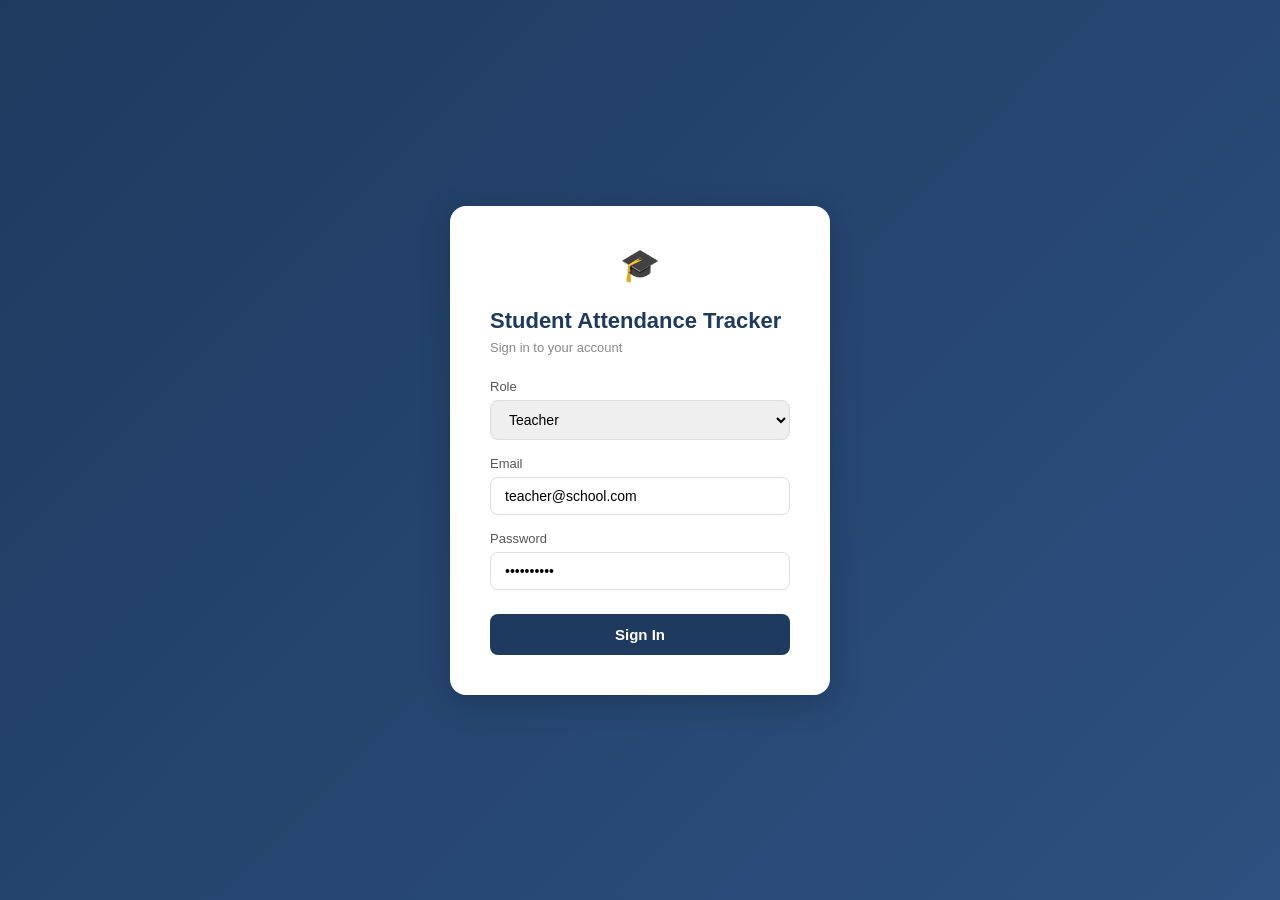
<file: index.html>
<!DOCTYPE html>
<html lang="en">
<head>
  <meta charset="UTF-8"/>
  <meta name="viewport" content="width=device-width, initial-scale=1.0"/>
  <title>Login – Student Attendance Tracker</title>
  <link rel="stylesheet" href="style.css"/>
</head>
<body>
<div class="login-page">
  <div class="login-box">
    <div class="login-logo">🎓</div>
    <h2>Student Attendance Tracker</h2>
    <p>Sign in to your account</p>
    <div class="form-group">
      <label>Role</label>
      <select id="role" onchange="toggleFields()">
        <option value="teacher">Teacher</option>
        <option value="student">Student</option>
      </select>
    </div>
    <div id="teacherFields">
      <div class="form-group">
        <label>Email</label>
        <input type="email" id="teacherEmail" value="teacher@school.com"/>
      </div>
      <div class="form-group">
        <label>Password</label>
        <input type="password" id="teacherPass" value="teacher123"/>
      </div>
    </div>
    <div id="studentFields" style="display:none;">
      <div class="form-group">
        <label>Roll Number</label>
        <input type="text" id="studentRoll" placeholder="e.g. CST001"/>
      </div>
      <div class="form-group">
        <label>Password</label>
        <input type="password" id="studentPass" placeholder="student123"/>
      </div>
      <p style="font-size:12px;color:#aaa;margin-top:-8px;margin-bottom:8px;">
        Roll: CST001–CST008 &nbsp;|&nbsp; Password: <strong>student123</strong> (same for all)
      </p>
    </div>
    <button class="btn btn-primary" onclick="login()">Sign In</button>
  </div>
</div>
<div class="toast" id="toast"></div>
<script src="app.js"></script>
<script>
function toggleFields() {
  const r = document.getElementById("role").value;
  document.getElementById("teacherFields").style.display = r === "teacher" ? "block" : "none";
  document.getElementById("studentFields").style.display = r === "student"  ? "block" : "none";
}
function login() {
  const role = document.getElementById("role").value;
  if (role === "teacher") {
    localStorage.setItem("role", "teacher");
    localStorage.setItem("loggedId", "0");
    showToast("Welcome, Teacher!");
    setTimeout(() => { window.location.href = "dashboard.html"; }, 700);
  } else {
    const roll = document.getElementById("studentRoll").value.trim().toUpperCase();
    const pass = document.getElementById("studentPass").value.trim();
    if (pass !== "student123") { showToast("Wrong password. Use: student123"); return; }
    const s = students.find(x => x.roll === roll);
    if (!s) { showToast("Roll number not found"); return; }
    localStorage.setItem("role", "student");
    localStorage.setItem("loggedId", String(s.id));
    showToast("Welcome, " + s.name + "!");
    setTimeout(() => { window.location.href = "student-dashboard.html"; }, 700);
  }
}
</script>
</body>
</html>
</file>
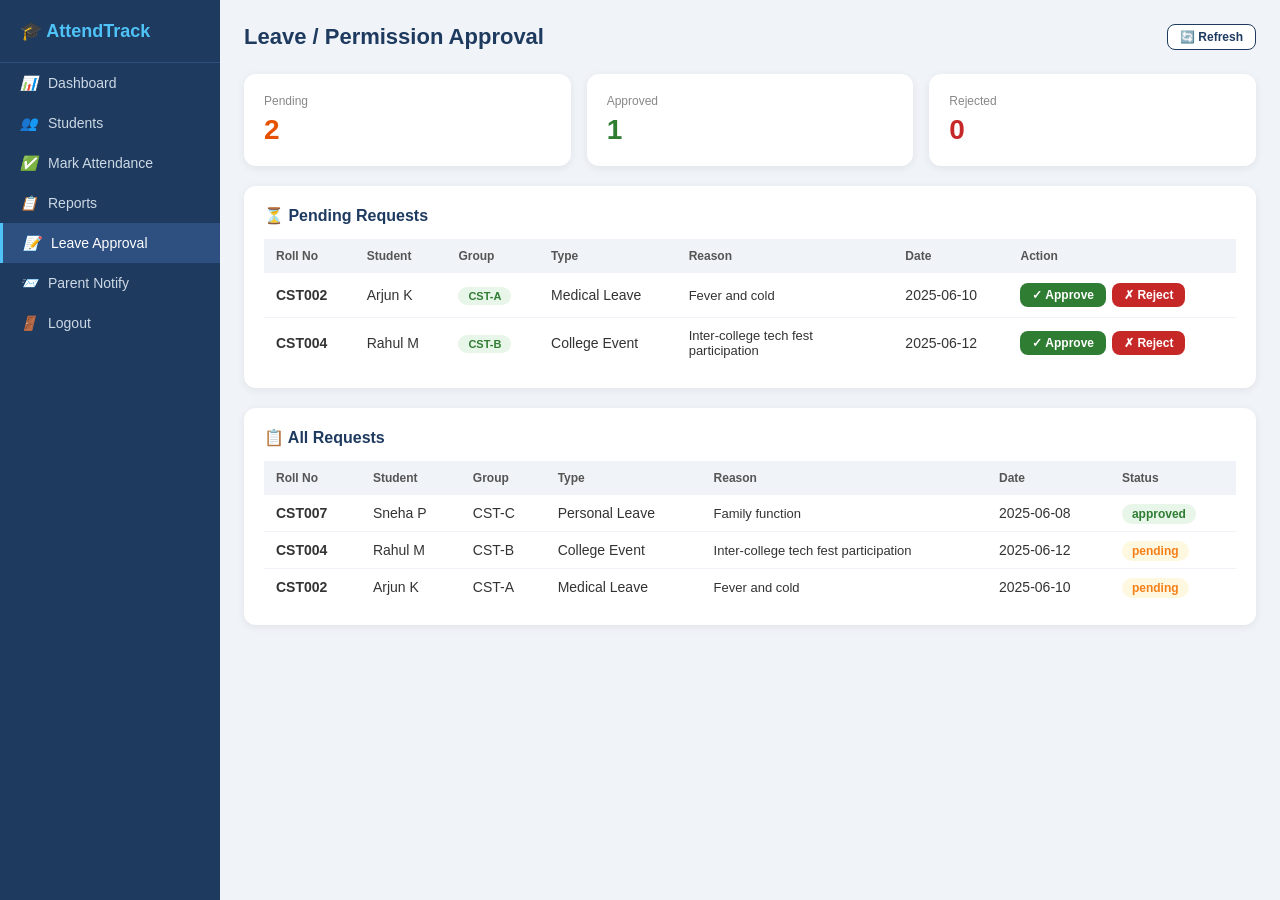
<file: leave-approval.html>
<!DOCTYPE html>
<html lang="en">
<head>
  <meta charset="UTF-8"/>
  <meta name="viewport" content="width=device-width, initial-scale=1.0"/>
  <title>Leave Approval – Attendance Tracker</title>
  <link rel="stylesheet" href="style.css"/>
</head>
<body>
<div class="layout">
  <aside class="sidebar">
    <div class="logo">🎓 <span>AttendTrack</span></div>
    <nav>
      <a href="dashboard.html"><i>📊</i> <span>Dashboard</span></a>
      <a href="students.html"><i>👥</i> <span>Students</span></a>
      <a href="mark-attendance.html"><i>✅</i> <span>Mark Attendance</span></a>
      <a href="reports.html"><i>📋</i> <span>Reports</span></a>
      <a href="leave-approval.html"><i>📝</i> <span>Leave Approval</span></a>
      <a href="parent-notify.html"><i>📨</i> <span>Parent Notify</span></a>
      <a href="index.html" onclick="localStorage.removeItem('role');localStorage.removeItem('loggedId');"><i>🚪</i> <span>Logout</span></a>
    </nav>
  </aside>
  <main class="main">
    <div class="topbar">
      <h1>Leave / Permission Approval</h1>
      <button class="btn btn-outline btn-sm" onclick="renderPage()">🔄 Refresh</button>
    </div>

    <div class="cards" style="margin-bottom:20px;">
      <div class="card orange"><div class="label">Pending</div><div class="value" id="cPending">—</div></div>
      <div class="card green"><div class="label">Approved</div><div class="value" id="cApproved">—</div></div>
      <div class="card red"><div class="label">Rejected</div><div class="value" id="cRejected">—</div></div>
    </div>

    <div class="table-box" style="margin-bottom:20px;">
      <h2 style="margin-bottom:14px;">⏳ Pending Requests</h2>
      <table>
        <thead>
          <tr><th>Roll No</th><th>Student</th><th>Group</th><th>Type</th><th>Reason</th><th>Date</th><th>Action</th></tr>
        </thead>
        <tbody id="pendingTable"></tbody>
      </table>
      <div id="noPending" style="text-align:center;padding:20px;color:#aaa;font-size:13px;">No pending requests</div>
    </div>

    <div class="table-box">
      <h2 style="margin-bottom:14px;">📋 All Requests</h2>
      <table>
        <thead>
          <tr><th>Roll No</th><th>Student</th><th>Group</th><th>Type</th><th>Reason</th><th>Date</th><th>Status</th></tr>
        </thead>
        <tbody id="allTable"></tbody>
      </table>
    </div>
  </main>
</div>
<div class="toast" id="toast"></div>
<script src="app.js"></script>
<script>
function renderPage() {
  const all      = getLeaveRequests();
  const pending  = all.filter(r => r.status === "pending");
  const approved = all.filter(r => r.status === "approved");
  const rejected = all.filter(r => r.status === "rejected");

  document.getElementById("cPending").textContent  = pending.length;
  document.getElementById("cApproved").textContent = approved.length;
  document.getElementById("cRejected").textContent = rejected.length;

  const pt = document.getElementById("pendingTable");
  pt.innerHTML = "";
  document.getElementById("noPending").style.display = pending.length ? "none" : "block";
  pending.forEach(r => {
    pt.innerHTML += `<tr>
      <td><strong>${r.roll}</strong></td>
      <td>${r.name}</td>
      <td><span class="badge ok" style="font-size:11px;">${r.group}</span></td>
      <td>${r.type}</td>
      <td style="font-size:13px;max-width:180px;">${r.reason}</td>
      <td>${r.date}</td>
      <td>
        <div style="display:flex;gap:6px;">
          <button class="btn btn-success btn-sm" onclick="decide(${r.id},'approved')">✓ Approve</button>
          <button class="btn btn-danger btn-sm"  onclick="decide(${r.id},'rejected')">✗ Reject</button>
        </div>
      </td>
    </tr>`;
  });

  const at = document.getElementById("allTable");
  at.innerHTML = "";
  all.slice().reverse().forEach(r => {
    at.innerHTML += `<tr>
      <td><strong>${r.roll}</strong></td>
      <td>${r.name}</td>
      <td>${r.group}</td>
      <td>${r.type}</td>
      <td style="font-size:13px;">${r.reason}</td>
      <td>${r.date}</td>
      <td><span class="badge ${r.status==='approved'?'ok':r.status==='rejected'?'low':'late'}">${r.status}</span></td>
    </tr>`;
  });
}

function decide(id, status) {
  const req = updateLeaveStatus(id, status);
  if (!req) return;
  if (status === "approved") {
    const s = students.find(x => x.roll === req.roll);
    if (s) {
      s.leave   += 1;
      s.present += 1;
      if (s.present + s.absent > s.total) s.total = s.present + s.absent;
      showToast("✓ Approved! Attendance updated for " + s.name + " (" + s.roll + ")");
    }
  } else {
    showToast("✗ Rejected request for " + req.name);
  }
  renderPage();
}

document.addEventListener("DOMContentLoaded", renderPage);
</script>
</body>
</html>
</file>
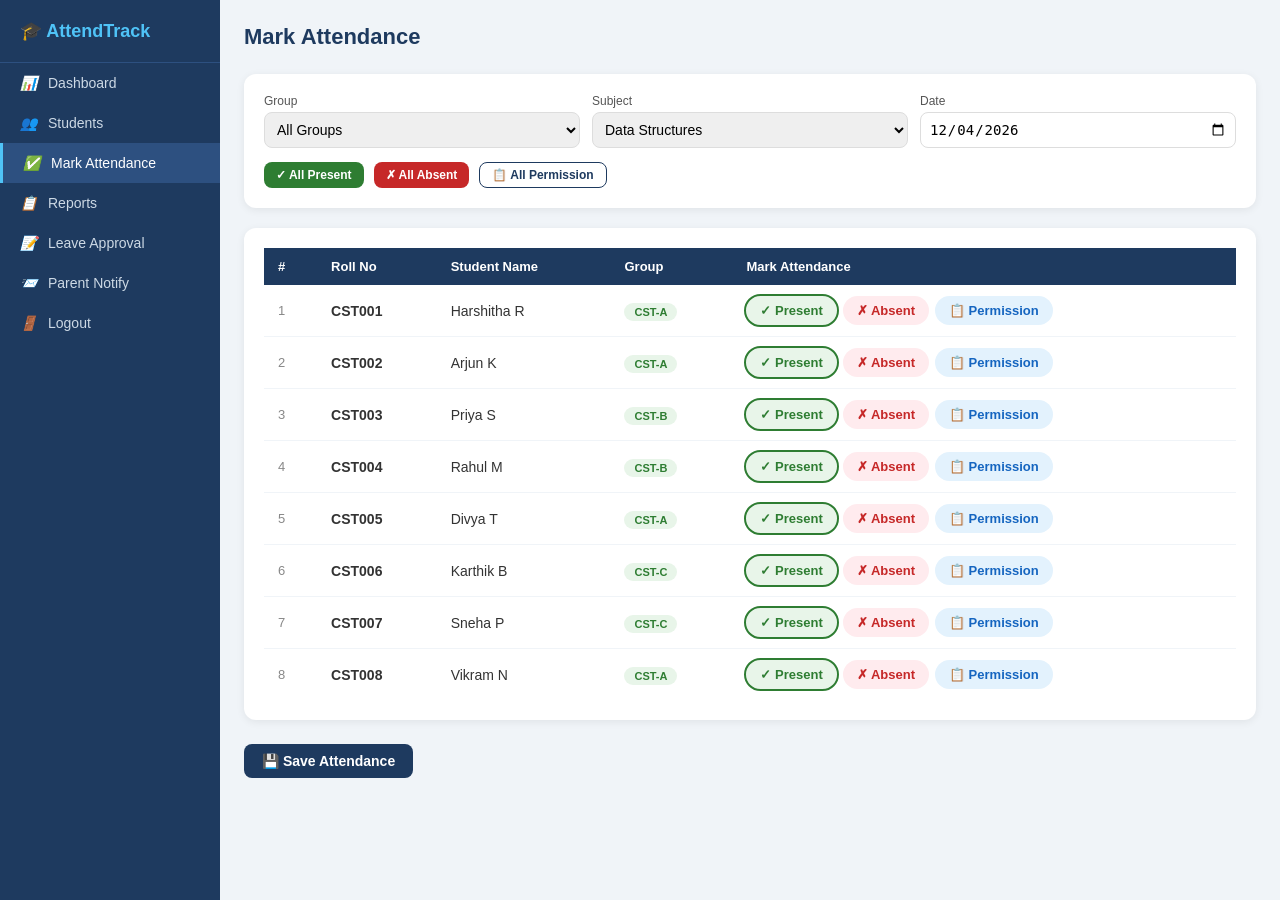
<file: mark-attendance.html>
<!DOCTYPE html>
<html lang="en">
<head>
  <meta charset="UTF-8"/>
  <meta name="viewport" content="width=device-width, initial-scale=1.0"/>
  <title>Mark Attendance – Attendance Tracker</title>
  <link rel="stylesheet" href="style.css"/>
  <style>
    .att-table { width:100%; border-collapse:collapse; font-size:14px; }
    .att-table th { background:#1e3a5f; color:#fff; padding:11px 14px; text-align:left; font-size:13px; }
    .att-table td { padding:11px 14px; border-bottom:1px solid #f0f4f8; vertical-align:middle; }
    .att-table tr:last-child td { border-bottom:none; }
    .att-table tr:hover td { background:#f8fafc; }
    .radio-group { display:flex; gap:6px; }
    .radio-group label { display:flex; align-items:center; gap:5px; padding:5px 12px; border-radius:20px; cursor:pointer; font-size:13px; font-weight:600; border:2px solid transparent; transition:0.15s; }
    .radio-group input[type=radio] { display:none; }
    .radio-group input[type=radio]:checked + span { font-weight:700; }
    .lbl-p { background:#e8f5e9; color:#2e7d32; border-color:#a5d6a7; }
    .lbl-a { background:#ffebee; color:#c62828; border-color:#ef9a9a; }
    .lbl-pm { background:#e3f2fd; color:#1565c0; border-color:#90caf9; }
    .radio-group input[type=radio]:checked ~ .lbl-p,
    .radio-group input[type=radio].p:checked + span.lbl-p { outline:2px solid #2e7d32; }
    label.lbl-p:has(input:checked),
    label.lbl-a:has(input:checked),
    label.lbl-pm:has(input:checked) { outline:2px solid currentColor; }
    .sno { color:#888; font-size:13px; }
  </style>
</head>
<body>
<div class="layout">
  <aside class="sidebar">
    <div class="logo">🎓 <span>AttendTrack</span></div>
    <nav>
      <a href="dashboard.html"><i>📊</i> <span>Dashboard</span></a>
      <a href="students.html"><i>👥</i> <span>Students</span></a>
      <a href="mark-attendance.html"><i>✅</i> <span>Mark Attendance</span></a>
      <a href="reports.html"><i>📋</i> <span>Reports</span></a>
      <a href="leave-approval.html"><i>📝</i> <span>Leave Approval</span></a>
      <a href="parent-notify.html"><i>📨</i> <span>Parent Notify</span></a>
      <a href="index.html" onclick="localStorage.clear()"><i>🚪</i> <span>Logout</span></a>
    </nav>
  </aside>
  <main class="main">
    <div class="topbar"><h1>Mark Attendance</h1></div>

    <!-- FILTERS -->
    <div class="table-box" style="margin-bottom:20px;">
      <div style="display:grid;grid-template-columns:repeat(3,1fr);gap:12px;margin-bottom:14px;">
        <div>
          <label style="font-size:12px;color:#555;display:block;margin-bottom:4px;">Group</label>
          <select id="selGroup" onchange="renderTable()" style="width:100%;padding:8px;border:1px solid #ddd;border-radius:8px;font-size:14px;">
            <option value="">All Groups</option>
            <option>CST-A</option><option>CST-B</option><option>CST-C</option>
          </select>
        </div>
        <div>
          <label style="font-size:12px;color:#555;display:block;margin-bottom:4px;">Subject</label>
          <select id="selSubject" style="width:100%;padding:8px;border:1px solid #ddd;border-radius:8px;font-size:14px;">
            <option>Data Structures</option><option>DBMS</option><option>OS</option>
            <option>Networks</option><option>Software Engg</option>
          </select>
        </div>
        <div>
          <label style="font-size:12px;color:#555;display:block;margin-bottom:4px;">Date</label>
          <input type="date" id="attDate" style="width:100%;padding:8px;border:1px solid #ddd;border-radius:8px;font-size:14px;"/>
        </div>
      </div>
      <div style="display:flex;gap:10px;">
        <button class="btn btn-success btn-sm" onclick="markAll('P')">✓ All Present</button>
        <button class="btn btn-danger btn-sm" onclick="markAll('A')">✗ All Absent</button>
        <button class="btn btn-outline btn-sm" onclick="markAll('PM')">📋 All Permission</button>
      </div>
    </div>

    <!-- VERTICAL TABLE -->
    <div class="table-box">
      <table class="att-table">
        <thead>
          <tr>
            <th>#</th>
            <th>Roll No</th>
            <th>Student Name</th>
            <th>Group</th>
            <th>Mark Attendance</th>
          </tr>
        </thead>
        <tbody id="attTableBody"></tbody>
      </table>
    </div>

    <div style="margin-top:20px;display:flex;gap:12px;">
      <button class="btn btn-primary" onclick="saveAttendance()">💾 Save Attendance</button>
    </div>
  </main>
</div>
<div class="toast" id="toast"></div>
<script src="app.js"></script>
<script>
const attState = {};

function renderTable() {
  const grp = document.getElementById("selGroup").value;
  const tbody = document.getElementById("attTableBody");
  tbody.innerHTML = "";
  const filtered = students.filter(s => !grp || s.group === grp);

  filtered.forEach((s, idx) => {
    if (!attState[s.id]) attState[s.id] = "P";
    const v = attState[s.id];
    tbody.innerHTML += `<tr>
      <td class="sno">${idx + 1}</td>
      <td><strong>${s.roll}</strong></td>
      <td>${s.name}</td>
      <td><span class="badge ok" style="font-size:11px;">${s.group}</span></td>
      <td>
        <div class="radio-group">
          <label class="lbl-p">
            <input type="radio" name="att_${s.id}" value="P" ${v==='P'?'checked':''} onchange="setAtt(${s.id},'P')"/>
            <span>✓ Present</span>
          </label>
          <label class="lbl-a">
            <input type="radio" name="att_${s.id}" value="A" ${v==='A'?'checked':''} onchange="setAtt(${s.id},'A')"/>
            <span>✗ Absent</span>
          </label>
          <label class="lbl-pm">
            <input type="radio" name="att_${s.id}" value="PM" ${v==='PM'?'checked':''} onchange="setAtt(${s.id},'PM')"/>
            <span>📋 Permission</span>
          </label>
        </div>
      </td>
    </tr>`;
  });
}

function setAtt(id, val) { attState[id] = val; }

function markAll(val) {
  const grp = document.getElementById("selGroup").value;
  students.filter(s => !grp || s.group === grp).forEach(s => attState[s.id] = val);
  renderTable();
}

function saveAttendance() {
  // Apply approved leave requests as Permission automatically
  window.leaveRequests.filter(r => r.status === "approved").forEach(r => {
    const s = students.find(x => x.roll === r.roll);
    if (s) attState[s.id] = "PM";
  });
  showToast("Attendance saved successfully! ✓");
}

document.addEventListener("DOMContentLoaded", () => {
  document.getElementById("attDate").value = new Date().toISOString().split("T")[0];
  renderTable();
});
</script>
</body>
</html>
</file>
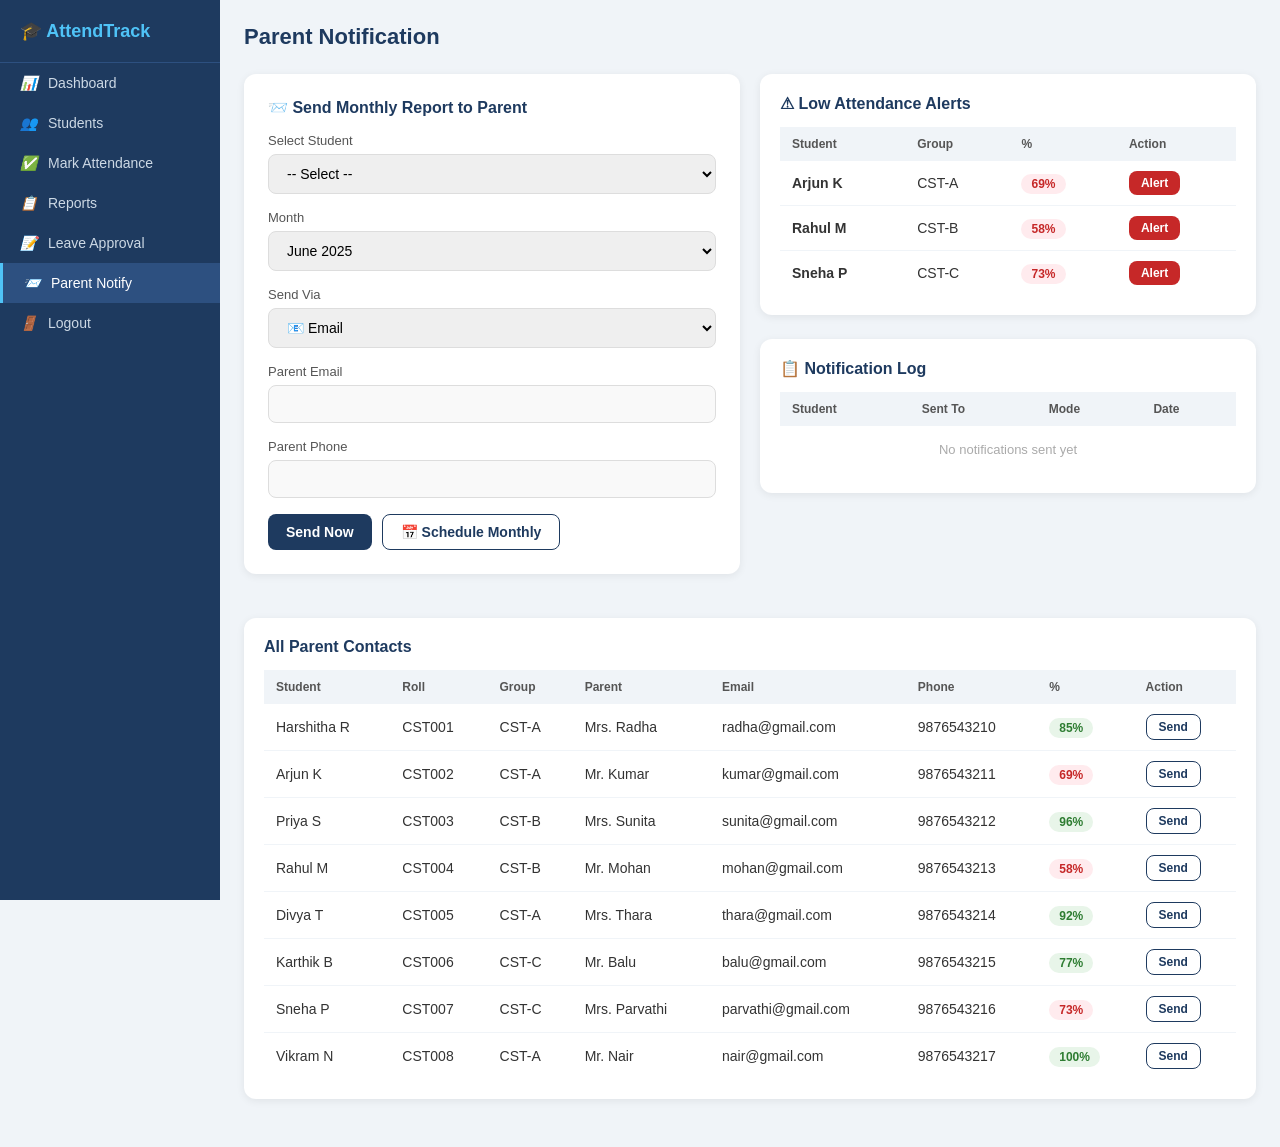
<file: parent-notify.html>
<!DOCTYPE html>
<html lang="en">
<head>
  <meta charset="UTF-8"/>
  <meta name="viewport" content="width=device-width, initial-scale=1.0"/>
  <title>Parent Notify – Attendance Tracker</title>
  <link rel="stylesheet" href="style.css"/>
</head>
<body>
<div class="layout">
  <aside class="sidebar">
    <div class="logo">🎓 <span>AttendTrack</span></div>
    <nav>
      <a href="dashboard.html"><i>📊</i> <span>Dashboard</span></a>
      <a href="students.html"><i>👥</i> <span>Students</span></a>
      <a href="mark-attendance.html"><i>✅</i> <span>Mark Attendance</span></a>
      <a href="reports.html"><i>📋</i> <span>Reports</span></a>
      <a href="leave-approval.html"><i>📝</i> <span>Leave Approval</span></a>
      <a href="parent-notify.html"><i>📨</i> <span>Parent Notify</span></a>
      <a href="index.html" onclick="localStorage.clear()"><i>🚪</i> <span>Logout</span></a>
    </nav>
  </aside>
  <main class="main">
    <div class="topbar"><h1>Parent Notification</h1></div>

    <div style="display:grid;grid-template-columns:1fr 1fr;gap:20px;align-items:start;">
      <div class="notif-form">
        <h2>📨 Send Monthly Report to Parent</h2>
        <div class="form-group">
          <label>Select Student</label>
          <select id="notifStudent" onchange="updatePreview()"><option value="">-- Select --</option></select>
        </div>
        <div class="form-group">
          <label>Month</label>
          <select id="notifMonth" onchange="updatePreview()">
            <option>June 2025</option><option>May 2025</option><option>April 2025</option>
          </select>
        </div>
        <div class="form-group">
          <label>Send Via</label>
          <select id="notifMode">
            <option value="email">📧 Email</option>
            <option value="sms">📱 SMS</option>
            <option value="whatsapp">💬 WhatsApp</option>
          </select>
        </div>
        <div class="form-group">
          <label>Parent Email</label>
          <input type="email" id="parentEmail" readonly style="background:#f9f9f9;"/>
        </div>
        <div class="form-group">
          <label>Parent Phone</label>
          <input type="text" id="parentPhone" readonly style="background:#f9f9f9;"/>
        </div>
        <div id="msgPreview" class="msg-preview" style="display:none;"></div>
        <div style="display:flex;gap:10px;margin-top:16px;">
          <button class="btn btn-primary" onclick="sendNotif()">Send Now</button>
          <button class="btn btn-outline" onclick="showToast('Monthly auto-send scheduled ✓')">📅 Schedule Monthly</button>
        </div>
      </div>

      <div>
        <div class="table-box">
          <h2>⚠ Low Attendance Alerts</h2>
          <table>
            <thead><tr><th>Student</th><th>Group</th><th>%</th><th>Action</th></tr></thead>
            <tbody id="lowTable"></tbody>
          </table>
        </div>
        <div class="table-box" style="margin-top:16px;">
          <h2>📋 Notification Log</h2>
          <table>
            <thead><tr><th>Student</th><th>Sent To</th><th>Mode</th><th>Date</th></tr></thead>
            <tbody id="logTable"></tbody>
          </table>
          <div id="emptyLog" style="text-align:center;padding:16px;color:#aaa;font-size:13px;">No notifications sent yet</div>
        </div>
      </div>
    </div>

    <div class="table-box" style="margin-top:20px;">
      <h2>All Parent Contacts</h2>
      <table>
        <thead><tr><th>Student</th><th>Roll</th><th>Group</th><th>Parent</th><th>Email</th><th>Phone</th><th>%</th><th>Action</th></tr></thead>
        <tbody id="parentTable"></tbody>
      </table>
    </div>
  </main>
</div>
<div class="toast" id="toast"></div>
<script src="app.js"></script>
<script>
const log = [];

document.addEventListener("DOMContentLoaded", () => {
  const sel = document.getElementById("notifStudent");
  students.forEach(s => sel.innerHTML += `<option value="${s.id}">${s.name} (${s.roll})</option>`);

  const lowTbody = document.getElementById("lowTable");
  students.filter(s => getPct(s) < 75).forEach(s => {
    lowTbody.innerHTML += `<tr>
      <td><strong>${s.name}</strong></td><td>${s.group}</td>
      <td><span class="badge low">${getPct(s)}%</span></td>
      <td><button class="btn btn-danger btn-sm" onclick="quickSend(${s.id})">Alert</button></td>
    </tr>`;
  });

  const pTbody = document.getElementById("parentTable");
  students.forEach(s => {
    const pct = getPct(s);
    pTbody.innerHTML += `<tr>
      <td>${s.name}</td><td>${s.roll}</td><td>${s.group}</td><td>${s.parent}</td>
      <td>${s.email}</td><td>${s.phone}</td>
      <td><span class="badge ${pct<75?'low':'ok'}">${pct}%</span></td>
      <td><button class="btn btn-outline btn-sm" onclick="quickSend(${s.id})">Send</button></td>
    </tr>`;
  });
});

function updatePreview() {
  const id = parseInt(document.getElementById("notifStudent").value);
  if (!id) return;
  const s = students.find(x => x.id === id);
  const pct = getPct(s);
  const month = document.getElementById("notifMonth").value;
  document.getElementById("parentEmail").value = s.email;
  document.getElementById("parentPhone").value = s.phone;
  const preview = document.getElementById("msgPreview");
  preview.style.display = "block";
  preview.innerHTML = `<strong>Message Preview:</strong><br/><br/>
Dear <strong>${s.parent}</strong>,<br/><br/>
Attendance report for <strong>${s.name}</strong> – <strong>${month}</strong><br/><br/>
📅 Working Days: <strong>${s.total}</strong> &nbsp;|&nbsp; ✅ Present: <strong>${s.present}</strong> &nbsp;|&nbsp; ❌ Absent: <strong>${s.absent}</strong><br/>
📊 Attendance: <strong>${pct}%</strong><br/><br/>
${pct < 75 ? '⚠ <strong style="color:#c62828">Below 75% – Exam eligibility at risk.</strong>' : '✓ Attendance is satisfactory.'}<br/><br/>
Regards, School Administration`;
}

function sendNotif() {
  const id = parseInt(document.getElementById("notifStudent").value);
  if (!id) { showToast("Please select a student"); return; }
  const s = students.find(x => x.id === id);
  const mode = document.getElementById("notifMode").value;
  log.push({ student: s.name, to: mode==="email"?s.email:s.phone, mode, date: new Date().toLocaleDateString() });
  renderLog();
  showToast(`Report sent to ${s.parent} via ${mode} ✓`);
}

function quickSend(id) {
  const s = students.find(x => x.id === id);
  log.push({ student: s.name, to: s.email, mode:"email", date: new Date().toLocaleDateString() });
  renderLog();
  showToast(`Alert sent to ${s.parent} ✓`);
}

function renderLog() {
  const tbody = document.getElementById("logTable");
  tbody.innerHTML = "";
  document.getElementById("emptyLog").style.display = log.length ? "none" : "block";
  log.slice().reverse().forEach(l => {
    tbody.innerHTML += `<tr><td>${l.student}</td><td>${l.to}</td>
      <td><span class="badge present">${l.mode}</span></td><td>${l.date}</td></tr>`;
  });
}
</script>
</body>
</html>
</file>
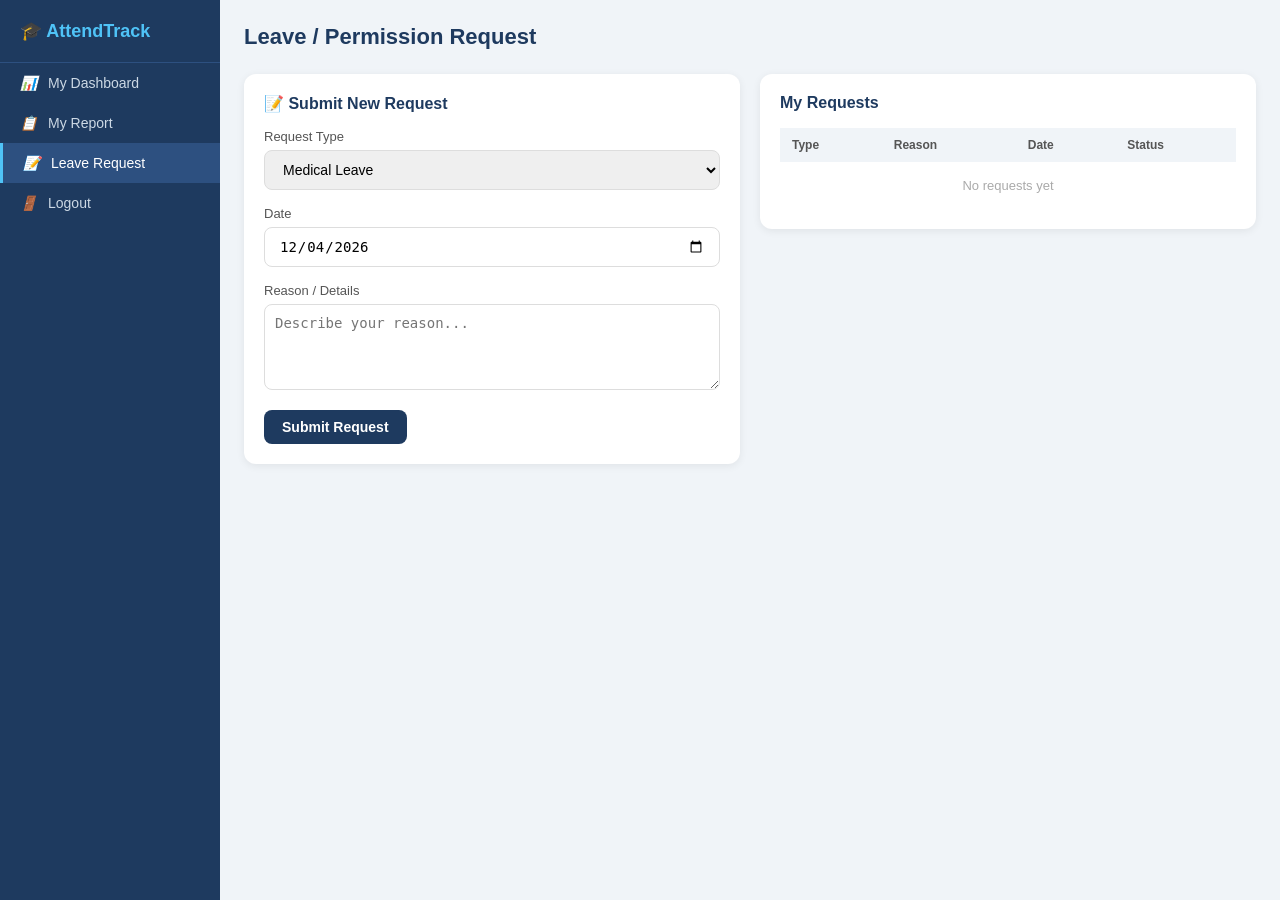
<file: student-leave.html>
<!DOCTYPE html>
<html lang="en">
<head>
  <meta charset="UTF-8"/>
  <meta name="viewport" content="width=device-width, initial-scale=1.0"/>
  <title>Leave Request – Attendance Tracker</title>
  <link rel="stylesheet" href="style.css"/>
</head>
<body>
<div class="layout">
  <aside class="sidebar">
    <div class="logo">🎓 <span>AttendTrack</span></div>
    <nav>
      <a href="student-dashboard.html"><i>📊</i> <span>My Dashboard</span></a>
      <a href="student-report.html"><i>📋</i> <span>My Report</span></a>
      <a href="student-leave.html"><i>📝</i> <span>Leave Request</span></a>
      <a href="index.html" onclick="localStorage.removeItem('role');localStorage.removeItem('loggedId');"><i>🚪</i> <span>Logout</span></a>
    </nav>
  </aside>
  <main class="main">
    <div class="topbar"><h1>Leave / Permission Request</h1></div>
    <div style="display:grid;grid-template-columns:1fr 1fr;gap:20px;align-items:start;">

      <div class="table-box">
        <h2 style="margin-bottom:16px;">📝 Submit New Request</h2>
        <div class="form-group">
          <label>Request Type</label>
          <select id="leaveType">
            <option>Medical Leave</option>
            <option>Personal Leave</option>
            <option>College Event</option>
            <option>Sports / Cultural Event</option>
            <option>Other Permission</option>
          </select>
        </div>
        <div class="form-group">
          <label>Date</label>
          <input type="date" id="leaveDate"/>
        </div>
        <div class="form-group">
          <label>Reason / Details</label>
          <textarea id="leaveReason" rows="4" style="width:100%;padding:10px;border:1px solid #ddd;border-radius:8px;font-size:14px;resize:vertical;" placeholder="Describe your reason..."></textarea>
        </div>
        <button class="btn btn-primary" onclick="submitLeave()">Submit Request</button>
      </div>

      <div class="table-box">
        <h2 style="margin-bottom:16px;">My Requests</h2>
        <table>
          <thead><tr><th>Type</th><th>Reason</th><th>Date</th><th>Status</th></tr></thead>
          <tbody id="myReqTable"></tbody>
        </table>
        <div id="noReq" style="text-align:center;padding:16px;color:#aaa;font-size:13px;">No requests yet</div>
      </div>
    </div>
  </main>
</div>
<div class="toast" id="toast"></div>
<script src="app.js"></script>
<script>
document.addEventListener("DOMContentLoaded", () => {
  document.getElementById("leaveDate").value = new Date().toISOString().split("T")[0];
  renderMyRequests();
});

function renderMyRequests() {
  const id    = getLoggedId();
  const mine  = getLeaveRequests().filter(r => r.studentId === id);
  const tbody = document.getElementById("myReqTable");
  tbody.innerHTML = "";
  document.getElementById("noReq").style.display = mine.length ? "none" : "block";
  mine.slice().reverse().forEach(r => {
    tbody.innerHTML += `<tr>
      <td>${r.type}</td>
      <td style="font-size:13px;">${r.reason}</td>
      <td>${r.date}</td>
      <td><span class="badge ${r.status==='approved'?'ok':r.status==='rejected'?'low':'late'}">${r.status}</span></td>
    </tr>`;
  });
}

function submitLeave() {
  const id     = getLoggedId();
  const s      = students.find(x => x.id === id);
  if (!s) { showToast("Please login first"); return; }
  const reason = document.getElementById("leaveReason").value.trim();
  if (!reason) { showToast("Please enter a reason"); return; }
  addLeaveRequest({
    studentId : id,
    roll      : s.roll,
    name      : s.name,
    group     : s.group,
    type      : document.getElementById("leaveType").value,
    reason    : reason,
    date      : document.getElementById("leaveDate").value,
    status    : "pending"
  });
  document.getElementById("leaveReason").value = "";
  showToast("✓ Request submitted! Teacher will review it.");
  renderMyRequests();
}
</script>
</body>
</html>
</file>
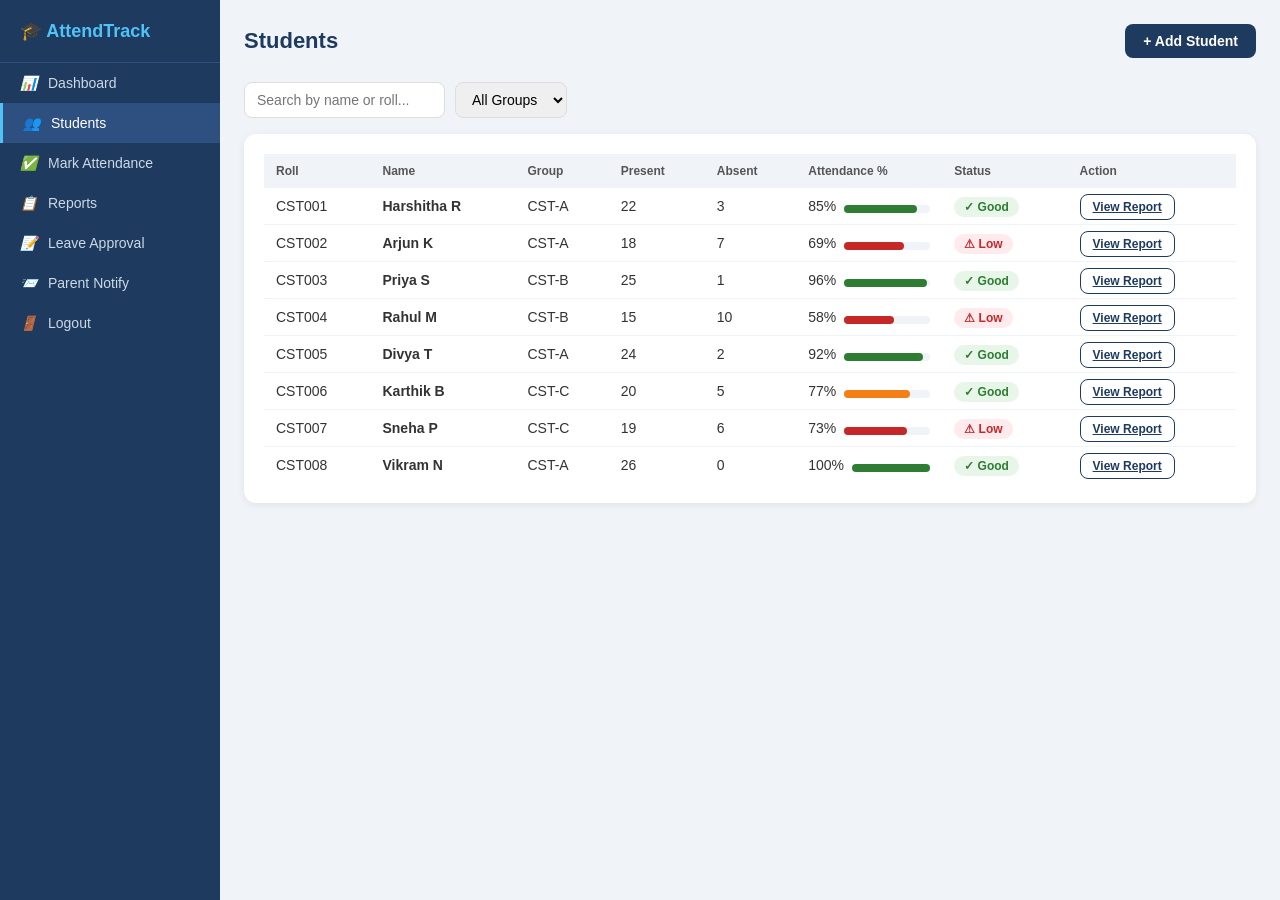
<file: students.html>
<!DOCTYPE html>
<html lang="en">
<head>
  <meta charset="UTF-8"/>
  <meta name="viewport" content="width=device-width, initial-scale=1.0"/>
  <title>Students – Attendance Tracker</title>
  <link rel="stylesheet" href="style.css"/>
</head>
<body>
<div class="layout">
  <aside class="sidebar">
    <div class="logo">🎓 <span>AttendTrack</span></div>
    <nav>
      <a href="dashboard.html"><i>📊</i> <span>Dashboard</span></a>
      <a href="students.html"><i>👥</i> <span>Students</span></a>
      <a href="mark-attendance.html"><i>✅</i> <span>Mark Attendance</span></a>
      <a href="reports.html"><i>📋</i> <span>Reports</span></a>
      <a href="leave-approval.html"><i>📝</i> <span>Leave Approval</span></a>
      <a href="parent-notify.html"><i>📨</i> <span>Parent Notify</span></a>
      <a href="index.html" onclick="localStorage.clear()"><i>🚪</i> <span>Logout</span></a>
    </nav>
  </aside>
  <main class="main">
    <div class="topbar">
      <h1>Students</h1>
      <button class="btn btn-primary" onclick="document.getElementById('addModal').classList.add('show')">+ Add Student</button>
    </div>

    <div class="toolbar">
      <input type="text" id="search" placeholder="Search by name or roll..." oninput="renderTable()"/>
      <select id="filterGroup" onchange="renderTable()">
        <option value="">All Groups</option>
        <option>CST-A</option><option>CST-B</option><option>CST-C</option>
      </select>
    </div>

    <div class="table-box">
      <table>
        <thead>
          <tr><th>Roll</th><th>Name</th><th>Group</th><th>Present</th><th>Absent</th><th>Attendance %</th><th>Status</th><th>Action</th></tr>
        </thead>
        <tbody id="studentTable"></tbody>
      </table>
    </div>
  </main>
</div>

<!-- ADD MODAL -->
<div class="modal-overlay" id="addModal">
  <div class="modal">
    <h3>Add New Student</h3>
    <div class="form-group"><label>Full Name</label><input type="text" id="newName" placeholder="Student name"/></div>
    <div class="form-group"><label>Roll Number</label><input type="text" id="newRoll" placeholder="e.g. CST009"/></div>
    <div class="form-group"><label>Group</label>
      <select id="newGroup"><option>CST-A</option><option>CST-B</option><option>CST-C</option></select>
    </div>
    <div class="form-group"><label>Parent Email</label><input type="email" id="newEmail" placeholder="parent@email.com"/></div>
    <div class="modal-actions">
      <button class="btn btn-outline" onclick="document.getElementById('addModal').classList.remove('show')">Cancel</button>
      <button class="btn btn-primary" onclick="addStudent()">Add Student</button>
    </div>
  </div>
</div>

<div class="toast" id="toast"></div>
<script src="app.js"></script>
<script>
function renderTable() {
  const q = document.getElementById("search").value.toLowerCase();
  const grp = document.getElementById("filterGroup").value;
  const tbody = document.getElementById("studentTable");
  tbody.innerHTML = "";
  students.filter(s =>
    (!q || s.name.toLowerCase().includes(q) || s.roll.toLowerCase().includes(q)) &&
    (!grp || s.group === grp)
  ).forEach(s => {
    const pct = getPct(s);
    tbody.innerHTML += `<tr>
      <td>${s.roll}</td><td><strong>${s.name}</strong></td><td>${s.group}</td>
      <td>${s.present}</td><td>${s.absent}</td>
      <td>
        <div style="display:flex;align-items:center;gap:8px;">
          <span>${pct}%</span>
          <div class="progress-wrap" style="flex:1"><div class="progress-bar ${getBarClass(pct)}" style="width:${pct}%"></div></div>
        </div>
      </td>
      <td><span class="badge ${pct<75?'low':'ok'}">${pct<75?'⚠ Low':'✓ Good'}</span></td>
      <td><a href="reports.html?id=${s.id}" class="btn btn-outline btn-sm">View Report</a></td>
    </tr>`;
  });
}

function addStudent() {
  const name = document.getElementById("newName").value.trim();
  const roll = document.getElementById("newRoll").value.trim();
  if (!name || !roll) { showToast("Please fill all fields"); return; }
  students.push({ id: students.length+1, name, roll, group: document.getElementById("newGroup").value,
    present:0, absent:0, leave:0, total:0, parent:"", email: document.getElementById("newEmail").value, phone:"", password:"pass123" });
  document.getElementById("addModal").classList.remove("show");
  showToast("Student added successfully!");
  renderTable();
}

document.addEventListener("DOMContentLoaded", renderTable);
</script>
</body>
</html>
</file>
<file: style.css>
* { margin: 0; padding: 0; box-sizing: border-box; }
body { font-family: 'Segoe UI', sans-serif; background: #f0f4f8; color: #333; }

/* SIDEBAR */
.layout { display: flex; min-height: 100vh; }
.sidebar { width: 220px; background: #1e3a5f; color: #fff; padding: 20px 0; position: fixed; height: 100vh; z-index: 100; }
.sidebar .logo { padding: 0 20px 20px; font-size: 18px; font-weight: 700; border-bottom: 1px solid #2d5080; }
.sidebar .logo span { color: #4fc3f7; }
.sidebar nav a { display: flex; align-items: center; gap: 10px; padding: 12px 20px; color: #cdd9e5; text-decoration: none; font-size: 14px; transition: 0.2s; }
.sidebar nav a:hover, .sidebar nav a.active { background: #2d5080; color: #fff; border-left: 3px solid #4fc3f7; }
.sidebar nav a i { width: 18px; }
.main { margin-left: 220px; padding: 24px; flex: 1; }

/* TOPBAR */
.topbar { display: flex; justify-content: space-between; align-items: center; margin-bottom: 24px; }
.topbar h1 { font-size: 22px; color: #1e3a5f; }
.topbar .user { display: flex; align-items: center; gap: 10px; font-size: 14px; }
.topbar .user img { width: 36px; height: 36px; border-radius: 50%; background: #4fc3f7; }
.avatar { width: 36px; height: 36px; border-radius: 50%; background: #1e3a5f; color: #fff; display: flex; align-items: center; justify-content: center; font-weight: 700; font-size: 14px; }

/* CARDS */
.cards { display: grid; grid-template-columns: repeat(auto-fit, minmax(180px, 1fr)); gap: 16px; margin-bottom: 24px; }
.card { background: #fff; border-radius: 12px; padding: 20px; box-shadow: 0 2px 8px rgba(0,0,0,0.07); }
.card .label { font-size: 12px; color: #888; margin-bottom: 6px; }
.card .value { font-size: 28px; font-weight: 700; }
.card .sub { font-size: 12px; color: #aaa; margin-top: 4px; }
.card.blue .value { color: #1e3a5f; }
.card.green .value { color: #2e7d32; }
.card.red .value { color: #c62828; }
.card.orange .value { color: #e65100; }

/* TABLE */
.table-box { background: #fff; border-radius: 12px; padding: 20px; box-shadow: 0 2px 8px rgba(0,0,0,0.07); margin-bottom: 24px; }
.table-box h2 { font-size: 16px; margin-bottom: 14px; color: #1e3a5f; }
table { width: 100%; border-collapse: collapse; font-size: 14px; }
th { background: #f0f4f8; padding: 10px 12px; text-align: left; font-size: 12px; color: #555; }
td { padding: 10px 12px; border-bottom: 1px solid #f0f4f8; }
tr:last-child td { border-bottom: none; }
.badge { padding: 3px 10px; border-radius: 20px; font-size: 12px; font-weight: 600; }
.badge.present { background: #e8f5e9; color: #2e7d32; }
.badge.absent { background: #ffebee; color: #c62828; }
.badge.late { background: #fff8e1; color: #f57f17; }
.badge.leave { background: #e3f2fd; color: #1565c0; }
.badge.low { background: #ffebee; color: #c62828; }
.badge.ok { background: #e8f5e9; color: #2e7d32; }

/* SEARCH BAR */
.toolbar { display: flex; gap: 10px; margin-bottom: 16px; flex-wrap: wrap; }
.toolbar input, .toolbar select { padding: 8px 12px; border: 1px solid #ddd; border-radius: 8px; font-size: 14px; outline: none; }
.toolbar input:focus, .toolbar select:focus { border-color: #4fc3f7; }

/* BUTTONS */
.btn { padding: 9px 18px; border: none; border-radius: 8px; cursor: pointer; font-size: 14px; font-weight: 600; transition: 0.2s; }
.btn-primary { background: #1e3a5f; color: #fff; }
.btn-primary:hover { background: #2d5080; }
.btn-success { background: #2e7d32; color: #fff; }
.btn-success:hover { background: #388e3c; }
.btn-danger { background: #c62828; color: #fff; }
.btn-outline { background: #fff; border: 1px solid #1e3a5f; color: #1e3a5f; }
.btn-sm { padding: 5px 12px; font-size: 12px; }

/* PROGRESS BAR */
.progress-wrap { background: #f0f4f8; border-radius: 20px; height: 8px; margin-top: 6px; }
.progress-bar { height: 8px; border-radius: 20px; }
.progress-bar.high { background: #2e7d32; }
.progress-bar.mid { background: #f57f17; }
.progress-bar.low { background: #c62828; }

/* CHARTS */
.charts { display: grid; grid-template-columns: 1fr 1fr; gap: 16px; margin-bottom: 24px; }
.chart-box { background: #fff; border-radius: 12px; padding: 20px; box-shadow: 0 2px 8px rgba(0,0,0,0.07); }
.chart-box h2 { font-size: 15px; margin-bottom: 14px; color: #1e3a5f; }

/* LOGIN */
.login-page { min-height: 100vh; display: flex; align-items: center; justify-content: center; background: linear-gradient(135deg, #1e3a5f 0%, #2d5080 100%); }
.login-box { background: #fff; border-radius: 16px; padding: 40px; width: 380px; box-shadow: 0 8px 32px rgba(0,0,0,0.2); }
.login-box h2 { font-size: 22px; color: #1e3a5f; margin-bottom: 6px; }
.login-box p { font-size: 13px; color: #888; margin-bottom: 24px; }
.form-group { margin-bottom: 16px; }
.form-group label { font-size: 13px; color: #555; display: block; margin-bottom: 6px; }
.form-group input, .form-group select { width: 100%; padding: 10px 14px; border: 1px solid #ddd; border-radius: 8px; font-size: 14px; outline: none; }
.form-group input:focus, .form-group select:focus { border-color: #1e3a5f; }
.login-box .btn { width: 100%; padding: 12px; font-size: 15px; margin-top: 8px; }
.login-logo { text-align: center; margin-bottom: 24px; font-size: 32px; }

/* ATTENDANCE MARK */
.att-grid { display: grid; grid-template-columns: repeat(auto-fill, minmax(200px, 1fr)); gap: 12px; }
.att-card { background: #fff; border-radius: 10px; padding: 14px; box-shadow: 0 2px 6px rgba(0,0,0,0.07); display: flex; align-items: center; justify-content: space-between; }
.att-card .sname { font-size: 14px; font-weight: 600; }
.att-card .sroll { font-size: 12px; color: #888; }
.att-toggle { display: flex; gap: 4px; }
.att-toggle button { padding: 4px 8px; border: none; border-radius: 6px; cursor: pointer; font-size: 11px; font-weight: 600; opacity: 0.4; transition: 0.2s; }
.att-toggle button.active { opacity: 1; }
.att-toggle .p { background: #e8f5e9; color: #2e7d32; }
.att-toggle .a { background: #ffebee; color: #c62828; }
.att-toggle .l { background: #fff8e1; color: #f57f17; }

/* REPORT CARD */
.report-card { background: #fff; border-radius: 12px; padding: 24px; box-shadow: 0 2px 8px rgba(0,0,0,0.07); max-width: 600px; }
.report-card .rc-header { display: flex; justify-content: space-between; align-items: flex-start; margin-bottom: 20px; }
.report-card h3 { font-size: 18px; color: #1e3a5f; }
.report-card .rc-meta { font-size: 13px; color: #888; margin-top: 4px; }
.rc-stats { display: grid; grid-template-columns: repeat(4, 1fr); gap: 12px; margin-bottom: 20px; }
.rc-stat { text-align: center; background: #f0f4f8; border-radius: 8px; padding: 12px; }
.rc-stat .n { font-size: 22px; font-weight: 700; color: #1e3a5f; }
.rc-stat .l { font-size: 11px; color: #888; }
.subject-table th, .subject-table td { padding: 8px 10px; }
.alert-box { background: #fff8e1; border-left: 4px solid #f57f17; padding: 12px 16px; border-radius: 8px; font-size: 13px; margin-top: 16px; }
.alert-box.danger { background: #ffebee; border-color: #c62828; }

/* NOTIFICATION PANEL */
.notif-form { background: #fff; border-radius: 12px; padding: 24px; box-shadow: 0 2px 8px rgba(0,0,0,0.07); max-width: 500px; margin-bottom: 24px; }
.notif-form h2 { font-size: 16px; color: #1e3a5f; margin-bottom: 16px; }
.msg-preview { background: #f0f4f8; border-radius: 8px; padding: 14px; font-size: 13px; color: #444; margin-top: 16px; line-height: 1.6; }
.msg-preview strong { color: #1e3a5f; }

/* MODAL */
.modal-overlay { display: none; position: fixed; inset: 0; background: rgba(0,0,0,0.4); z-index: 200; align-items: center; justify-content: center; }
.modal-overlay.show { display: flex; }
.modal { background: #fff; border-radius: 12px; padding: 28px; width: 420px; box-shadow: 0 8px 32px rgba(0,0,0,0.2); }
.modal h3 { font-size: 17px; color: #1e3a5f; margin-bottom: 16px; }
.modal-actions { display: flex; gap: 10px; margin-top: 20px; justify-content: flex-end; }

/* TOAST */
.toast { position: fixed; bottom: 24px; right: 24px; background: #1e3a5f; color: #fff; padding: 12px 20px; border-radius: 8px; font-size: 14px; z-index: 999; display: none; }
.toast.show { display: block; animation: fadeIn 0.3s; }
@keyframes fadeIn { from { opacity: 0; transform: translateY(10px); } to { opacity: 1; transform: translateY(0); } }

/* RESPONSIVE */
@media (max-width: 768px) {
  .sidebar { width: 60px; }
  .sidebar .logo, .sidebar nav a span { display: none; }
  .main { margin-left: 60px; }
  .charts { grid-template-columns: 1fr; }
  .rc-stats { grid-template-columns: repeat(2, 1fr); }
}
</file>
